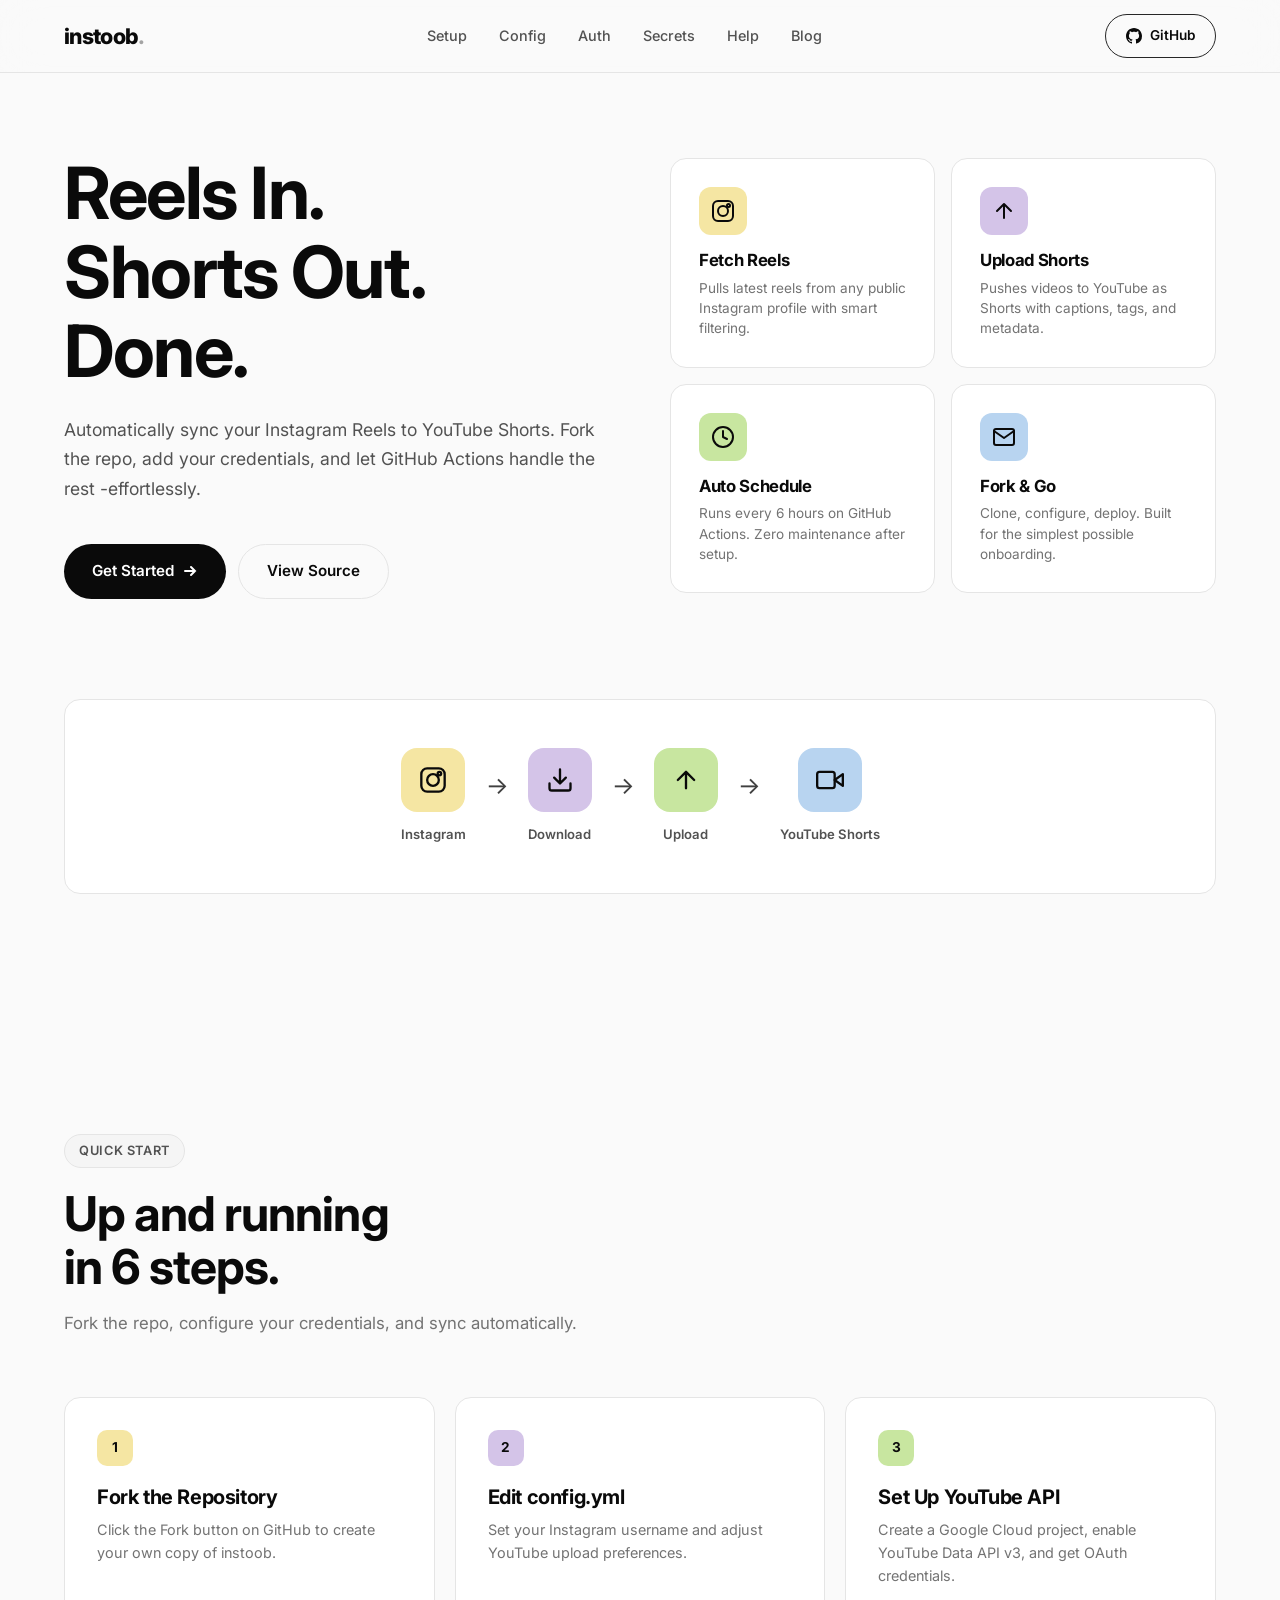
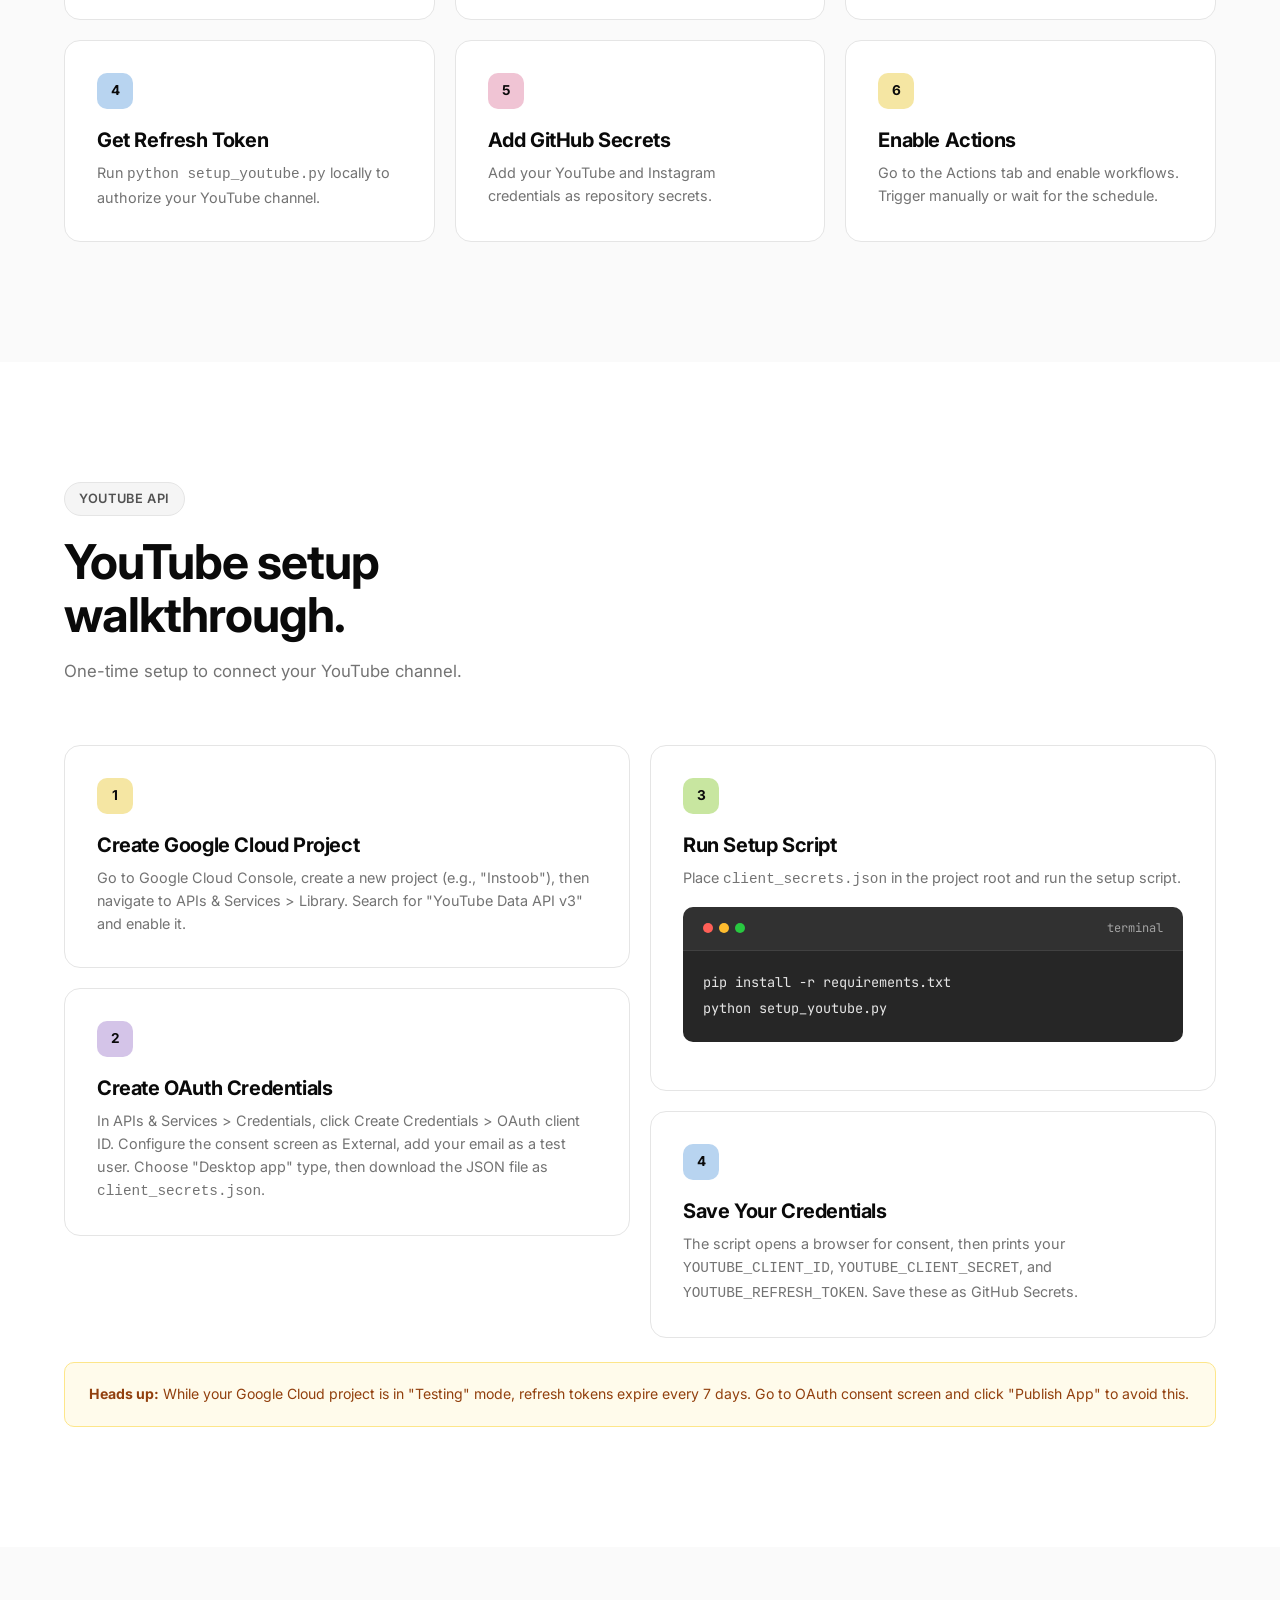
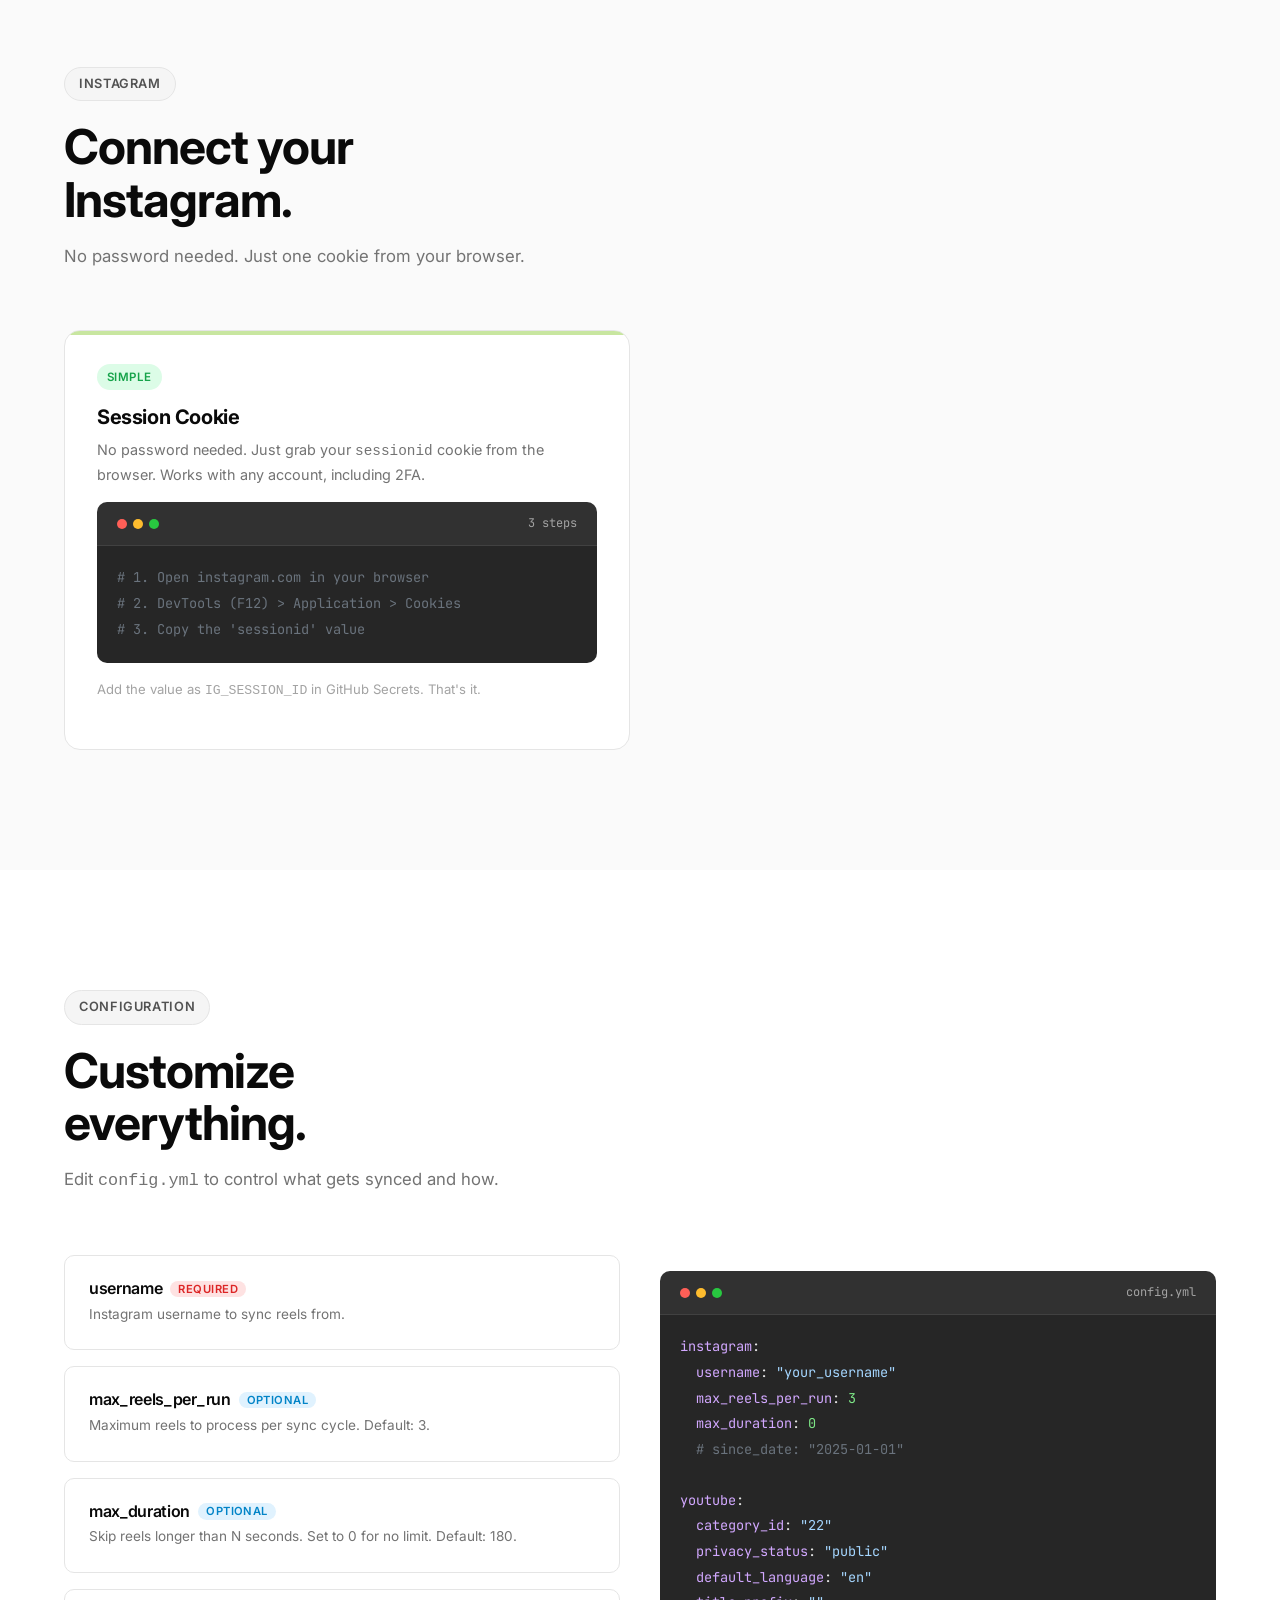
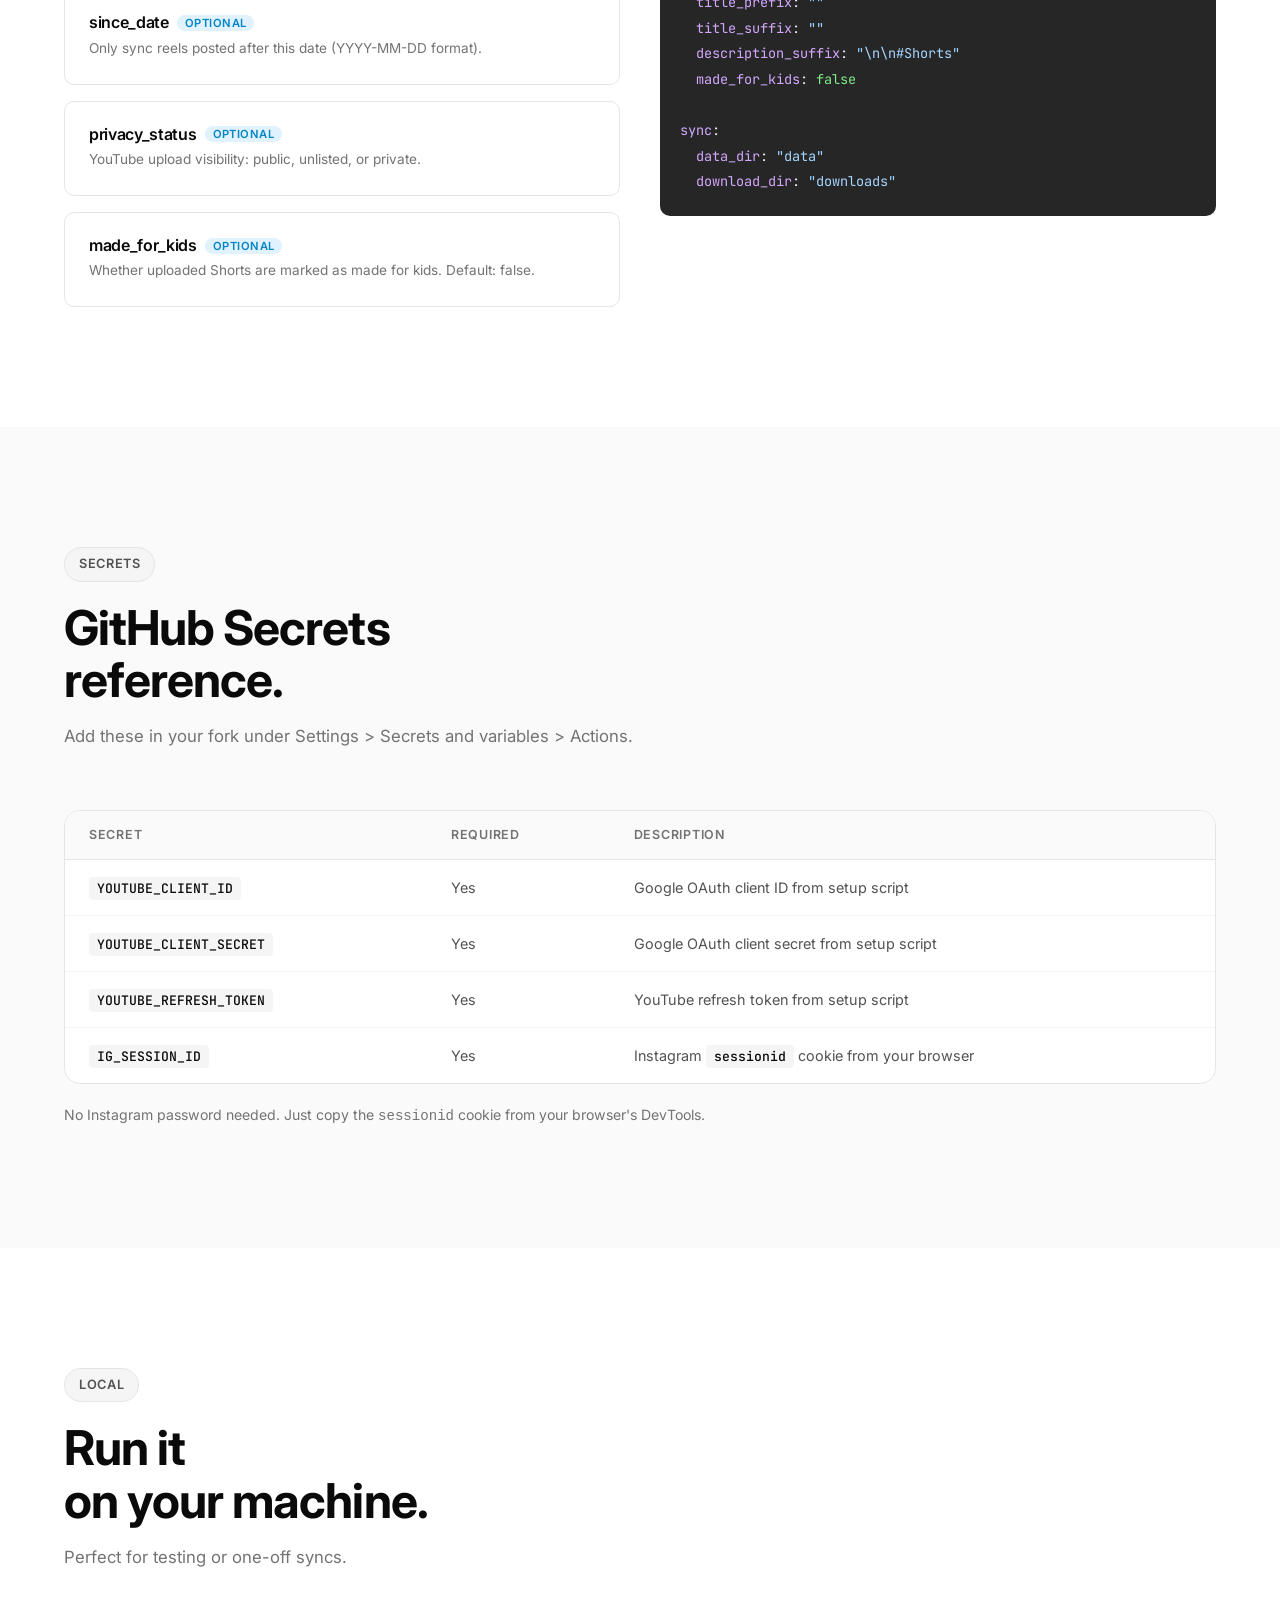
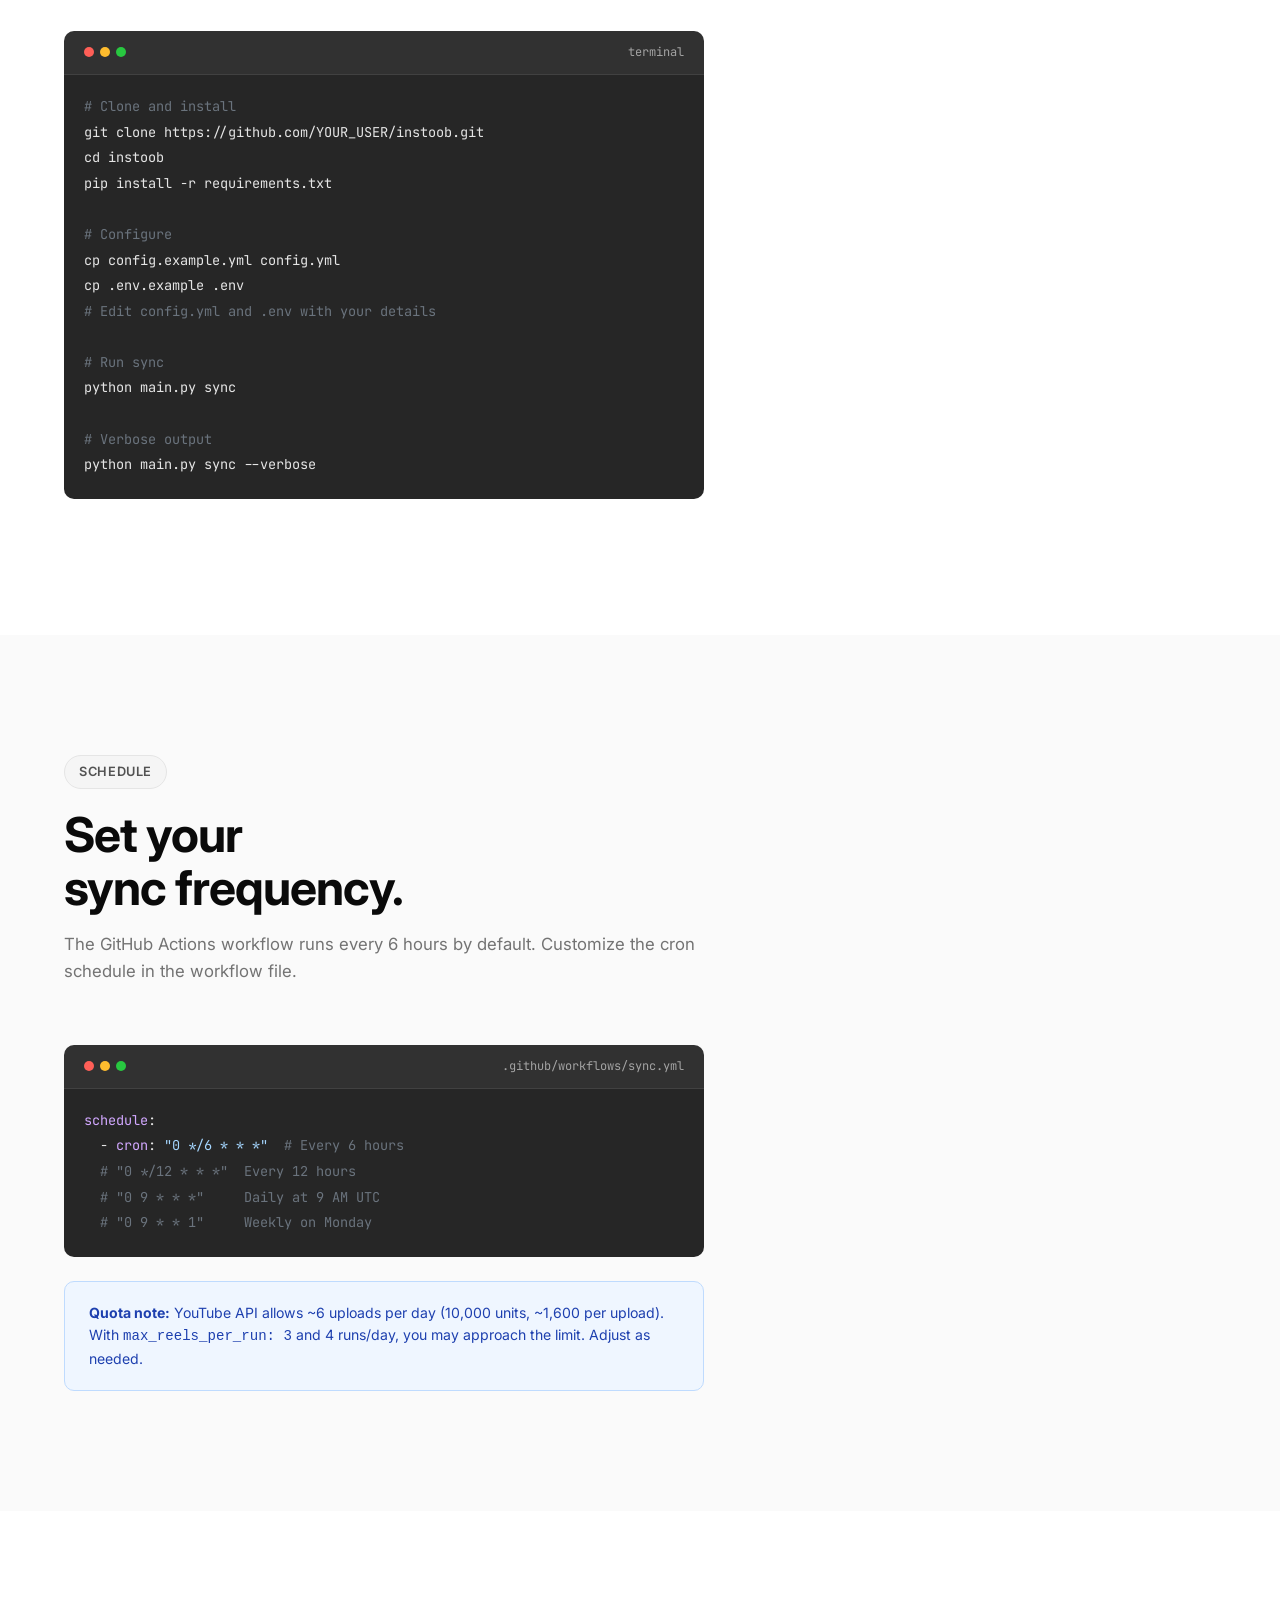
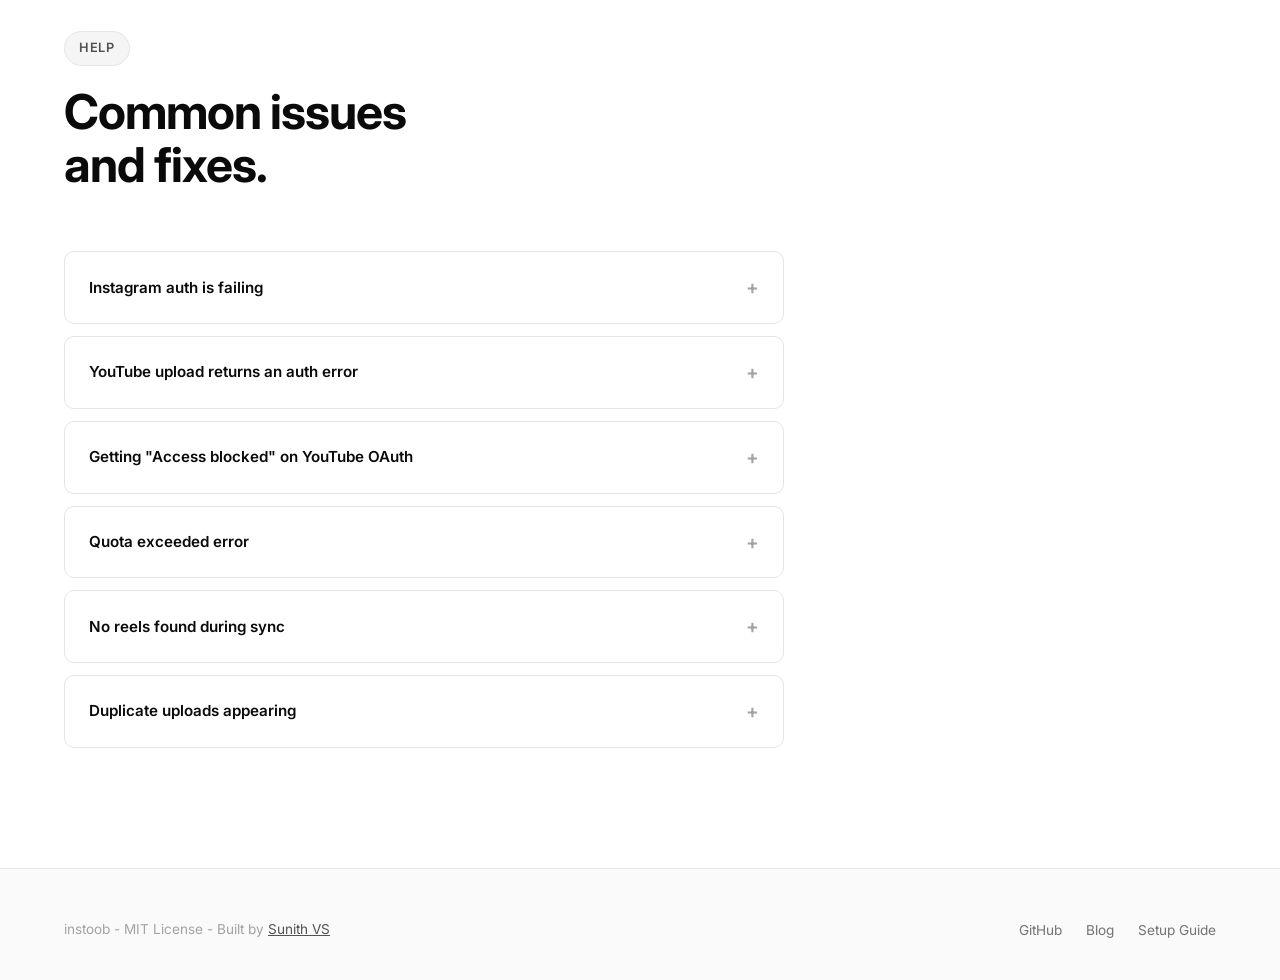
<file: docs/index.html>
<!DOCTYPE html>
<html lang="en">
<head>
  <meta charset="UTF-8" />
  <meta name="viewport" content="width=device-width, initial-scale=1.0" />
  <title>Instoob - Instagram Reels to YouTube Shorts</title>
  <meta name="description" content="Automatically sync your Instagram Reels to YouTube Shorts. Fork-friendly, runs on GitHub Actions or locally." />
  <link rel="preconnect" href="https://fonts.googleapis.com" />
  <link rel="preconnect" href="https://fonts.gstatic.com" crossorigin />
  <link href="https://fonts.googleapis.com/css2?family=Inter:wght@400;500;600;700;800&family=JetBrains+Mono:wght@400;500&display=swap" rel="stylesheet" />
  <link rel="canonical" href="https://instoob.radr.in/" />

  <!-- Open Graph -->
  <meta property="og:type" content="website" />
  <meta property="og:url" content="https://instoob.radr.in/" />
  <meta property="og:title" content="Instoob - Instagram Reels to YouTube Shorts" />
  <meta property="og:description" content="Automatically sync your Instagram Reels to YouTube Shorts. Fork-friendly, runs on GitHub Actions or locally." />
  <meta property="og:image" content="https://instoob.radr.in/assets/og-image.png" />

  <!-- Twitter Card -->
  <meta name="twitter:card" content="summary_large_image" />
  <meta name="twitter:title" content="Instoob - Instagram Reels to YouTube Shorts" />
  <meta name="twitter:description" content="Automatically sync your Instagram Reels to YouTube Shorts. Fork-friendly, runs on GitHub Actions or locally." />
  <meta name="twitter:image" content="https://instoob.radr.in/assets/og-image.png" />

  <!-- SEO extras -->
  <meta name="robots" content="index, follow" />
  <meta name="author" content="Sunith VS" />
  <meta name="keywords" content="instagram reels, youtube shorts, sync, automation, github actions, open source" />
  <link rel="icon" type="image/svg+xml" href="data:image/svg+xml,<svg xmlns='http://www.w3.org/2000/svg' viewBox='0 0 100 100'><text y='.9em' font-size='90'>🔄</text></svg>" />

  <!-- Structured Data -->
  <script type="application/ld+json">
  {
    "@context": "https://schema.org",
    "@type": "SoftwareApplication",
    "name": "Instoob",
    "description": "Automatically sync your Instagram Reels to YouTube Shorts. Fork-friendly, runs on GitHub Actions or locally.",
    "url": "https://instoob.radr.in",
    "applicationCategory": "DeveloperApplication",
    "operatingSystem": "Any",
    "offers": { "@type": "Offer", "price": "0", "priceCurrency": "USD" },
    "author": { "@type": "Person", "name": "Sunith VS" },
    "license": "https://opensource.org/licenses/MIT"
  }
  </script>

  <!-- Microsoft Clarity -->
  <script type="text/javascript">
    (function(c,l,a,r,i,t,y){
      c[a]=c[a]||function(){(c[a].q=c[a].q||[]).push(arguments)};
      t=l.createElement(r);t.async=1;t.src="https://www.clarity.ms/tag/"+i;
      y=l.getElementsByTagName(r)[0];y.parentNode.insertBefore(t,y);
    })(window, document, "clarity", "script", "vsioifh9d1");
  </script>

  <link rel="stylesheet" href="style.css" />
</head>
<body>

  <!-- ─── Navigation ─────────────────────────────────── -->
  <nav class="nav">
    <div class="container">
      <a href="#" class="nav-logo">instoob<span>.</span></a>
      <ul class="nav-links" id="navLinks">
        <li><a href="#setup">Setup</a></li>
        <li><a href="#config">Config</a></li>
        <li><a href="#auth">Auth</a></li>
        <li><a href="#secrets">Secrets</a></li>
        <li><a href="#troubleshooting">Help</a></li>
        <li><a href="blog.html">Blog</a></li>
      </ul>
      <a href="https://github.com/sunithvs/instoob" class="nav-cta" target="_blank">
        <svg viewBox="0 0 16 16" fill="currentColor"><path d="M8 0C3.58 0 0 3.58 0 8c0 3.54 2.29 6.53 5.47 7.59.4.07.55-.17.55-.38 0-.19-.01-.82-.01-1.49-2.01.37-2.53-.49-2.69-.94-.09-.23-.48-.94-.82-1.13-.28-.15-.68-.52-.01-.53.63-.01 1.08.58 1.23.82.72 1.21 1.87.87 2.33.66.07-.52.28-.87.51-1.07-1.78-.2-3.64-.89-3.64-3.95 0-.87.31-1.59.82-2.15-.08-.2-.36-1.02.08-2.12 0 0 .67-.21 2.2.82.64-.18 1.32-.27 2-.27.68 0 1.36.09 2 .27 1.53-1.04 2.2-.82 2.2-.82.44 1.1.16 1.92.08 2.12.51.56.82 1.27.82 2.15 0 3.07-1.87 3.75-3.65 3.95.29.25.54.73.54 1.48 0 1.07-.01 1.93-.01 2.2 0 .21.15.46.55.38A8.013 8.013 0 0016 8c0-4.42-3.58-8-8-8z" /></svg>
        GitHub
      </a>
      <button class="mobile-toggle" onclick="document.getElementById('navLinks').classList.toggle('open')">
        <span></span><span></span><span></span>
      </button>
    </div>
  </nav>

  <!-- ─── Hero ───────────────────────────────────────── -->
  <section class="hero">
    <div class="container">
      <div class="hero-text">
        <h1>Reels In.<br/>Shorts Out.<br/>Done.</h1>
        <p>
          Automatically sync your Instagram Reels to YouTube Shorts.
          Fork the repo, add your credentials, and let GitHub Actions
          handle the rest -effortlessly.
        </p>
        <div class="hero-actions">
          <a href="#setup" class="btn-primary">
            Get Started
            <svg width="16" height="16" viewBox="0 0 16 16" fill="none" stroke="currentColor" stroke-width="2" stroke-linecap="round"><path d="M3 8h10M9 4l4 4-4 4"/></svg>
          </a>
          <a href="https://github.com/sunithvs/instoob" class="btn-secondary" target="_blank">
            View Source
          </a>
        </div>
      </div>
      <div class="hero-cards">
        <div class="hero-card">
          <div class="hero-card-icon yellow">
            <svg width="24" height="24" viewBox="0 0 24 24" fill="none" stroke="#0a0a0a" stroke-width="2" stroke-linecap="round" stroke-linejoin="round"><rect x="2" y="2" width="20" height="20" rx="5"/><circle cx="12" cy="12" r="5"/><circle cx="17.5" cy="6.5" r="1.5"/></svg>
          </div>
          <h3>Fetch Reels</h3>
          <p>Pulls latest reels from any public Instagram profile with smart filtering.</p>
        </div>
        <div class="hero-card">
          <div class="hero-card-icon purple">
            <svg width="24" height="24" viewBox="0 0 24 24" fill="none" stroke="#0a0a0a" stroke-width="2" stroke-linecap="round" stroke-linejoin="round"><path d="M12 19V5M5 12l7-7 7 7"/></svg>
          </div>
          <h3>Upload Shorts</h3>
          <p>Pushes videos to YouTube as Shorts with captions, tags, and metadata.</p>
        </div>
        <div class="hero-card">
          <div class="hero-card-icon green">
            <svg width="24" height="24" viewBox="0 0 24 24" fill="none" stroke="#0a0a0a" stroke-width="2" stroke-linecap="round" stroke-linejoin="round"><path d="M12 22c5.523 0 10-4.477 10-10S17.523 2 12 2 2 6.477 2 12s4.477 10 10 10z"/><path d="M12 6v6l4 2"/></svg>
          </div>
          <h3>Auto Schedule</h3>
          <p>Runs every 6 hours on GitHub Actions. Zero maintenance after setup.</p>
        </div>
        <div class="hero-card">
          <div class="hero-card-icon blue">
            <svg width="24" height="24" viewBox="0 0 24 24" fill="none" stroke="#0a0a0a" stroke-width="2" stroke-linecap="round" stroke-linejoin="round"><path d="M4 4h16c1.1 0 2 .9 2 2v12c0 1.1-.9 2-2 2H4c-1.1 0-2-.9-2-2V6c0-1.1.9-2 2-2z"/><polyline points="22,6 12,13 2,6"/></svg>
          </div>
          <h3>Fork &amp; Go</h3>
          <p>Clone, configure, deploy. Built for the simplest possible onboarding.</p>
        </div>
      </div>
    </div>
  </section>

  <!-- ─── How It Works ───────────────────────────────── -->
  <section style="padding-top: 0;">
    <div class="container">
      <div class="flow">
        <div class="flow-steps">
          <div class="flow-step">
            <div class="flow-icon" style="background: var(--yellow);">
              <svg width="28" height="28" viewBox="0 0 24 24" fill="none" stroke="#0a0a0a" stroke-width="2" stroke-linecap="round" stroke-linejoin="round"><rect x="2" y="2" width="20" height="20" rx="5"/><circle cx="12" cy="12" r="5"/><circle cx="17.5" cy="6.5" r="1.5"/></svg>
            </div>
            <span>Instagram</span>
          </div>
          <div class="flow-arrow">&rarr;</div>
          <div class="flow-step">
            <div class="flow-icon" style="background: var(--purple);">
              <svg width="28" height="28" viewBox="0 0 24 24" fill="none" stroke="#0a0a0a" stroke-width="2" stroke-linecap="round" stroke-linejoin="round"><path d="M21 15v4a2 2 0 01-2 2H5a2 2 0 01-2-2v-4M7 10l5 5 5-5M12 15V3"/></svg>
            </div>
            <span>Download</span>
          </div>
          <div class="flow-arrow">&rarr;</div>
          <div class="flow-step">
            <div class="flow-icon" style="background: var(--green);">
              <svg width="28" height="28" viewBox="0 0 24 24" fill="none" stroke="#0a0a0a" stroke-width="2" stroke-linecap="round" stroke-linejoin="round"><path d="M12 19V5M5 12l7-7 7 7"/></svg>
            </div>
            <span>Upload</span>
          </div>
          <div class="flow-arrow">&rarr;</div>
          <div class="flow-step">
            <div class="flow-icon" style="background: var(--blue);">
              <svg width="28" height="28" viewBox="0 0 24 24" fill="none" stroke="#0a0a0a" stroke-width="2" stroke-linecap="round" stroke-linejoin="round"><polygon points="23 7 16 12 23 17 23 7"/><rect x="1" y="5" width="15" height="14" rx="2"/></svg>
            </div>
            <span>YouTube Shorts</span>
          </div>
        </div>
      </div>
    </div>
  </section>

  <!-- ─── Quick Start ────────────────────────────────── -->
  <section id="setup">
    <div class="container">
      <div class="section-header">
        <div class="section-badge">Quick Start</div>
        <h2>Up and running<br/>in 6 steps.</h2>
        <p>Fork the repo, configure your credentials, and sync automatically.</p>
      </div>

      <div class="steps-grid">
        <div class="step-card">
          <div class="step-number n1">1</div>
          <h3>Fork the Repository</h3>
          <p>Click the Fork button on GitHub to create your own copy of instoob.</p>
        </div>
        <div class="step-card">
          <div class="step-number n2">2</div>
          <h3>Edit config.yml</h3>
          <p>Set your Instagram username and adjust YouTube upload preferences.</p>
        </div>
        <div class="step-card">
          <div class="step-number n3">3</div>
          <h3>Set Up YouTube API</h3>
          <p>Create a Google Cloud project, enable YouTube Data API v3, and get OAuth credentials.</p>
        </div>
        <div class="step-card">
          <div class="step-number n4">4</div>
          <h3>Get Refresh Token</h3>
          <p>Run <code>python setup_youtube.py</code> locally to authorize your YouTube channel.</p>
        </div>
        <div class="step-card">
          <div class="step-number n5">5</div>
          <h3>Add GitHub Secrets</h3>
          <p>Add your YouTube and Instagram credentials as repository secrets.</p>
        </div>
        <div class="step-card">
          <div class="step-number n6">6</div>
          <h3>Enable Actions</h3>
          <p>Go to the Actions tab and enable workflows. Trigger manually or wait for the schedule.</p>
        </div>
      </div>
    </div>
  </section>

  <!-- ─── YouTube API Setup ──────────────────────────── -->
  <section id="youtube-setup" style="background: var(--white);">
    <div class="container">
      <div class="section-header">
        <div class="section-badge">YouTube API</div>
        <h2>YouTube setup<br/>walkthrough.</h2>
        <p>One-time setup to connect your YouTube channel.</p>
      </div>

      <div class="steps-grid steps-grid-2col">
        <div>
          <div class="step-card" style="margin-bottom: 20px;">
            <div class="step-number n1">1</div>
            <h3>Create Google Cloud Project</h3>
            <p>Go to Google Cloud Console, create a new project (e.g., "Instoob"), then navigate to APIs &amp; Services &gt; Library. Search for "YouTube Data API v3" and enable it.</p>
          </div>
          <div class="step-card">
            <div class="step-number n2">2</div>
            <h3>Create OAuth Credentials</h3>
            <p>In APIs &amp; Services &gt; Credentials, click Create Credentials &gt; OAuth client ID. Configure the consent screen as External, add your email as a test user. Choose "Desktop app" type, then download the JSON file as <code>client_secrets.json</code>.</p>
          </div>
        </div>
        <div>
          <div class="step-card" style="margin-bottom: 20px;">
            <div class="step-number n3">3</div>
            <h3>Run Setup Script</h3>
            <p>Place <code>client_secrets.json</code> in the project root and run the setup script.</p>
            <div class="code-block">
              <div class="code-header">
                <div class="code-dots"><span></span><span></span><span></span></div>
                <span class="code-label">terminal</span>
              </div>
              <pre><code>pip install -r requirements.txt
python setup_youtube.py</code></pre>
            </div>
          </div>
          <div class="step-card">
            <div class="step-number n4">4</div>
            <h3>Save Your Credentials</h3>
            <p>The script opens a browser for consent, then prints your <code>YOUTUBE_CLIENT_ID</code>, <code>YOUTUBE_CLIENT_SECRET</code>, and <code>YOUTUBE_REFRESH_TOKEN</code>. Save these as GitHub Secrets.</p>
          </div>
        </div>
      </div>

      <div style="margin-top: 24px; padding: 20px 24px; background: #fffbeb; border: 1px solid #fde68a; border-radius: 10px; font-size: 0.88rem; color: #92400e;">
        <strong>Heads up:</strong> While your Google Cloud project is in "Testing" mode, refresh tokens expire every 7 days. Go to OAuth consent screen and click "Publish App" to avoid this.
      </div>
    </div>
  </section>

  <!-- ─── Instagram Auth ─────────────────────────────── -->
  <section id="auth">
    <div class="container">
      <div class="section-header">
        <div class="section-badge">Instagram</div>
        <h2>Connect your<br/>Instagram.</h2>
        <p>No password needed. Just one cookie from your browser.</p>
      </div>

      <div class="auth-grid">
        <div class="auth-card simple" style="flex: 1;">
          <div class="auth-card-badge">Simple</div>
          <h3>Session Cookie</h3>
          <p>No password needed. Just grab your <code>sessionid</code> cookie from the browser. Works with any account, including 2FA.</p>
          <div class="code-block">
            <div class="code-header">
              <div class="code-dots"><span></span><span></span><span></span></div>
              <span class="code-label">3 steps</span>
            </div>
            <pre><code><span class="code-comment"># 1. Open instagram.com in your browser</span>
<span class="code-comment"># 2. DevTools (F12) > Application > Cookies</span>
<span class="code-comment"># 3. Copy the 'sessionid' value</span></code></pre>
          </div>
          <p style="font-size: 0.82rem; color: var(--gray-400); margin-top: 8px;">Add the value as <code>IG_SESSION_ID</code> in GitHub Secrets. That's it.</p>
        </div>
      </div>
    </div>
  </section>

  <!-- ─── Configuration ──────────────────────────────── -->
  <section id="config" style="background: var(--white);">
    <div class="container">
      <div class="section-header">
        <div class="section-badge">Configuration</div>
        <h2>Customize<br/>everything.</h2>
        <p>Edit <code>config.yml</code> to control what gets synced and how.</p>
      </div>

      <div class="config-layout">
        <div class="config-options">
          <div class="config-option">
            <h4>username <span class="config-tag required">Required</span></h4>
            <p>Instagram username to sync reels from.</p>
          </div>
          <div class="config-option">
            <h4>max_reels_per_run <span class="config-tag optional">Optional</span></h4>
            <p>Maximum reels to process per sync cycle. Default: 3.</p>
          </div>
          <div class="config-option">
            <h4>max_duration <span class="config-tag optional">Optional</span></h4>
            <p>Skip reels longer than N seconds. Set to 0 for no limit. Default: 180.</p>
          </div>
          <div class="config-option">
            <h4>since_date <span class="config-tag optional">Optional</span></h4>
            <p>Only sync reels posted after this date (YYYY-MM-DD format).</p>
          </div>
          <div class="config-option">
            <h4>privacy_status <span class="config-tag optional">Optional</span></h4>
            <p>YouTube upload visibility: public, unlisted, or private.</p>
          </div>
          <div class="config-option">
            <h4>made_for_kids <span class="config-tag optional">Optional</span></h4>
            <p>Whether uploaded Shorts are marked as made for kids. Default: false.</p>
          </div>
        </div>

        <div>
          <div class="code-block">
            <div class="code-header">
              <div class="code-dots"><span></span><span></span><span></span></div>
              <span class="code-label">config.yml</span>
            </div>
            <pre><code><span class="code-key">instagram</span>:
  <span class="code-key">username</span>: <span class="code-string">"your_username"</span>
  <span class="code-key">max_reels_per_run</span>: <span class="code-value">3</span>
  <span class="code-key">max_duration</span>: <span class="code-value">0</span>
  <span class="code-comment"># since_date: "2025-01-01"</span>

<span class="code-key">youtube</span>:
  <span class="code-key">category_id</span>: <span class="code-string">"22"</span>
  <span class="code-key">privacy_status</span>: <span class="code-string">"public"</span>
  <span class="code-key">default_language</span>: <span class="code-string">"en"</span>
  <span class="code-key">title_prefix</span>: <span class="code-string">""</span>
  <span class="code-key">title_suffix</span>: <span class="code-string">""</span>
  <span class="code-key">description_suffix</span>: <span class="code-string">"\n\n#Shorts"</span>
  <span class="code-key">made_for_kids</span>: <span class="code-value">false</span>

<span class="code-key">sync</span>:
  <span class="code-key">data_dir</span>: <span class="code-string">"data"</span>
  <span class="code-key">download_dir</span>: <span class="code-string">"downloads"</span></code></pre>
          </div>
        </div>
      </div>
    </div>
  </section>

  <!-- ─── Secrets Reference ──────────────────────────── -->
  <section id="secrets">
    <div class="container">
      <div class="section-header">
        <div class="section-badge">Secrets</div>
        <h2>GitHub Secrets<br/>reference.</h2>
        <p>Add these in your fork under Settings &gt; Secrets and variables &gt; Actions.</p>
      </div>

      <div class="table-wrapper">
        <table>
          <thead>
            <tr>
              <th>Secret</th>
              <th>Required</th>
              <th>Description</th>
            </tr>
          </thead>
          <tbody>
            <tr>
              <td><code>YOUTUBE_CLIENT_ID</code></td>
              <td>Yes</td>
              <td>Google OAuth client ID from setup script</td>
            </tr>
            <tr>
              <td><code>YOUTUBE_CLIENT_SECRET</code></td>
              <td>Yes</td>
              <td>Google OAuth client secret from setup script</td>
            </tr>
            <tr>
              <td><code>YOUTUBE_REFRESH_TOKEN</code></td>
              <td>Yes</td>
              <td>YouTube refresh token from setup script</td>
            </tr>
            <tr>
              <td><code>IG_SESSION_ID</code></td>
              <td>Yes</td>
              <td>Instagram <code>sessionid</code> cookie from your browser</td>
            </tr>
          </tbody>
        </table>
      </div>

      <div style="margin-top: 20px; font-size: 0.88rem; color: var(--gray-500);">
        No Instagram password needed. Just copy the <code>sessionid</code> cookie from your browser's DevTools.
      </div>
    </div>
  </section>

  <!-- ─── Running Locally ────────────────────────────── -->
  <section style="background: var(--white);">
    <div class="container">
      <div class="section-header">
        <div class="section-badge">Local</div>
        <h2>Run it<br/>on your machine.</h2>
        <p>Perfect for testing or one-off syncs.</p>
      </div>

      <div style="max-width: 640px;">
        <div class="code-block">
          <div class="code-header">
            <div class="code-dots"><span></span><span></span><span></span></div>
            <span class="code-label">terminal</span>
          </div>
          <pre><code><span class="code-comment"># Clone and install</span>
git clone https://github.com/YOUR_USER/instoob.git
cd instoob
pip install -r requirements.txt

<span class="code-comment"># Configure</span>
cp config.example.yml config.yml
cp .env.example .env
<span class="code-comment"># Edit config.yml and .env with your details</span>

<span class="code-comment"># Run sync</span>
python main.py sync

<span class="code-comment"># Verbose output</span>
python main.py sync --verbose</code></pre>
        </div>
      </div>
    </div>
  </section>

  <!-- ─── Schedule ───────────────────────────────────── -->
  <section>
    <div class="container">
      <div class="section-header">
        <div class="section-badge">Schedule</div>
        <h2>Set your<br/>sync frequency.</h2>
        <p>The GitHub Actions workflow runs every 6 hours by default. Customize the cron schedule in the workflow file.</p>
      </div>

      <div style="max-width: 640px;">
        <div class="code-block">
          <div class="code-header">
            <div class="code-dots"><span></span><span></span><span></span></div>
            <span class="code-label">.github/workflows/sync.yml</span>
          </div>
          <pre><code><span class="code-key">schedule</span>:
  - <span class="code-key">cron</span>: <span class="code-string">"0 */6 * * *"</span>  <span class="code-comment"># Every 6 hours</span>
  <span class="code-comment"># "0 */12 * * *"  Every 12 hours</span>
  <span class="code-comment"># "0 9 * * *"     Daily at 9 AM UTC</span>
  <span class="code-comment"># "0 9 * * 1"     Weekly on Monday</span></code></pre>
        </div>

        <div style="margin-top: 24px; padding: 20px 24px; background: #eff6ff; border: 1px solid #bfdbfe; border-radius: 10px; font-size: 0.88rem; color: #1e40af;">
          <strong>Quota note:</strong> YouTube API allows ~6 uploads per day (10,000 units, ~1,600 per upload). With <code>max_reels_per_run: 3</code> and 4 runs/day, you may approach the limit. Adjust as needed.
        </div>
      </div>
    </div>
  </section>

  <!-- ─── Troubleshooting ────────────────────────────── -->
  <section id="troubleshooting" style="background: var(--white);">
    <div class="container">
      <div class="section-header">
        <div class="section-badge">Help</div>
        <h2>Common issues<br/>and fixes.</h2>
      </div>

      <div class="faq-list" style="max-width: 720px;">
        <details class="faq-item">
          <summary>Instagram auth is failing</summary>
          <div class="faq-body">
            Check your <code>IG_SESSION_ID</code> secret. Session cookies expire after a few months. To refresh, open Instagram in your browser, go to DevTools (F12) > Application > Cookies, copy the new <code>sessionid</code> value, and update the GitHub Secret.
          </div>
        </details>
        <details class="faq-item">
          <summary>YouTube upload returns an auth error</summary>
          <div class="faq-body">
            Your refresh token may have expired (this happens every 7 days in "Testing" mode). Run <code>python setup_youtube.py</code> again to get a new token, or publish your Google Cloud app to get permanent tokens.
          </div>
        </details>
        <details class="faq-item">
          <summary>Getting "Access blocked" on YouTube OAuth</summary>
          <div class="faq-body">
            Your Google Cloud project is in "Testing" mode and your email isn't listed as a test user. Go to Google Cloud Console &gt; OAuth consent screen &gt; Test users, and add your email address.
          </div>
        </details>
        <details class="faq-item">
          <summary>Quota exceeded error</summary>
          <div class="faq-body">
            YouTube API has a daily quota of 10,000 units (~6 uploads). Reduce <code>max_reels_per_run</code> in <code>config.yml</code> or change the cron schedule to run less frequently.
          </div>
        </details>
        <details class="faq-item">
          <summary>No reels found during sync</summary>
          <div class="faq-body">
            Check that the Instagram username in <code>config.yml</code> is correct and the profile has public video posts. If using <code>since_date</code>, ensure the date isn't set in the future.
          </div>
        </details>
        <details class="faq-item">
          <summary>Duplicate uploads appearing</summary>
          <div class="faq-body">
            Make sure <code>data/synced.json</code> is being committed back to your repo. The GitHub Actions workflow handles this automatically. If running locally, the state file is saved after each run.
          </div>
        </details>
      </div>
    </div>
  </section>

  <!-- ─── Footer ─────────────────────────────────────── -->
  <footer class="footer">
    <div class="container">
      <span class="footer-text">instoob - MIT License - Built by <a href="https://sunithvs.com" target="_blank" style="color: var(--gray-600); text-decoration: underline;">Sunith VS</a></span>
      <ul class="footer-links">
        <li><a href="https://github.com/sunithvs/instoob" target="_blank">GitHub</a></li>
        <li><a href="blog.html">Blog</a></li>
        <li><a href="#setup">Setup Guide</a></li>
      </ul>
    </div>
  </footer>

</body>
</html>
</file>
<file: docs/style.css>
/* ── Reset & Base ────────────────────────────────────── */
*,
*::before,
*::after {
  margin: 0;
  padding: 0;
  box-sizing: border-box;
}

:root {
  --black: #0a0a0a;
  --white: #ffffff;
  --gray-50: #fafafa;
  --gray-100: #f5f5f5;
  --gray-200: #e5e5e5;
  --gray-400: #a3a3a3;
  --gray-500: #737373;
  --gray-600: #525252;
  --gray-700: #404040;
  --gray-800: #262626;

  --yellow: #f5e6a3;
  --purple: #d4c4e8;
  --green: #c8e6a0;
  --blue: #b8d4f0;
  --pink: #f0c4d4;

  --font: "Inter", -apple-system, BlinkMacSystemFont, "Segoe UI", sans-serif;
  --mono: "JetBrains Mono", "Fira Code", "SF Mono", monospace;

  --radius: 16px;
  --radius-sm: 10px;
  --radius-xs: 6px;

  --max-w: 1200px;
  --section-gap: 120px;
}

html {
  scroll-behavior: smooth;
  -webkit-font-smoothing: antialiased;
  -moz-osx-font-smoothing: grayscale;
}

body {
  font-family: var(--font);
  font-size: 16px;
  line-height: 1.6;
  color: var(--gray-700);
  background: var(--gray-50);
}

a {
  color: inherit;
  text-decoration: none;
}

img {
  max-width: 100%;
  display: block;
}

/* ── Typography ──────────────────────────────────────── */
h1, h2, h3, h4 {
  color: var(--black);
  font-weight: 700;
  line-height: 1.1;
  letter-spacing: -0.02em;
}

h1 { font-size: clamp(2.8rem, 6vw, 4.5rem); }
h2 { font-size: clamp(2rem, 4vw, 3rem); }
h3 { font-size: 1.25rem; }
h4 { font-size: 1rem; font-weight: 600; }

p {
  max-width: 60ch;
}

/* ── Layout ──────────────────────────────────────────── */
.container {
  width: 100%;
  max-width: var(--max-w);
  margin: 0 auto;
  padding: 0 24px;
}

section {
  padding: var(--section-gap) 0;
}

/* ── Navigation ──────────────────────────────────────── */
.nav {
  position: sticky;
  top: 0;
  z-index: 100;
  background: rgba(250, 250, 250, 0.85);
  backdrop-filter: blur(20px);
  -webkit-backdrop-filter: blur(20px);
  border-bottom: 1px solid var(--gray-200);
}

.nav .container {
  display: flex;
  align-items: center;
  justify-content: space-between;
  height: 72px;
}

.nav-logo {
  font-size: 1.35rem;
  font-weight: 800;
  color: var(--black);
  letter-spacing: -0.03em;
}

.nav-logo span {
  color: var(--gray-400);
  font-weight: 800;
}

.nav-links {
  display: flex;
  align-items: center;
  gap: 32px;
  list-style: none;
}

.nav-links a {
  font-size: 0.9rem;
  font-weight: 500;
  color: var(--gray-600);
  transition: color 0.2s;
}

.nav-links a:hover {
  color: var(--black);
}

.nav-cta {
  display: inline-flex;
  align-items: center;
  gap: 8px;
  padding: 10px 20px;
  border: 1.5px solid var(--gray-800);
  border-radius: 100px;
  font-size: 0.85rem;
  font-weight: 600;
  color: var(--black);
  transition: all 0.2s;
}

.nav-cta:hover {
  background: var(--black);
  color: var(--white);
}

.nav-cta svg {
  width: 16px;
  height: 16px;
}

.mobile-toggle {
  display: none;
  background: none;
  border: none;
  cursor: pointer;
  padding: 8px;
}

.mobile-toggle span {
  display: block;
  width: 22px;
  height: 2px;
  background: var(--black);
  margin: 5px 0;
  transition: 0.3s;
}

/* ── Hero ────────────────────────────────────────────── */
.hero {
  padding: 80px 0 100px;
  overflow: hidden;
}

.hero .container {
  display: grid;
  grid-template-columns: 1fr 1fr;
  gap: 60px;
  align-items: center;
}

.hero-text h1 {
  margin-bottom: 24px;
}

.hero-text p {
  font-size: 1.1rem;
  color: var(--gray-600);
  margin-bottom: 40px;
  line-height: 1.7;
}

.hero-actions {
  display: flex;
  gap: 12px;
}

.btn-primary {
  display: inline-flex;
  align-items: center;
  gap: 8px;
  padding: 14px 28px;
  background: var(--black);
  color: var(--white);
  border: none;
  border-radius: 100px;
  font-size: 0.95rem;
  font-weight: 600;
  cursor: pointer;
  transition: all 0.2s;
  font-family: var(--font);
}

.btn-primary:hover {
  background: var(--gray-800);
  transform: translateY(-1px);
}

.btn-secondary {
  display: inline-flex;
  align-items: center;
  gap: 8px;
  padding: 14px 28px;
  background: transparent;
  color: var(--black);
  border: 1.5px solid var(--gray-200);
  border-radius: 100px;
  font-size: 0.95rem;
  font-weight: 600;
  cursor: pointer;
  transition: all 0.2s;
  font-family: var(--font);
}

.btn-secondary:hover {
  border-color: var(--gray-400);
}

/* Hero cards (right side) */
.hero-cards {
  display: grid;
  grid-template-columns: 1fr 1fr;
  gap: 16px;
}

.hero-card {
  background: var(--white);
  border-radius: var(--radius);
  padding: 28px;
  border: 1px solid var(--gray-200);
  transition: transform 0.3s, box-shadow 0.3s;
}

.hero-card:hover {
  transform: translateY(-4px);
  box-shadow: 0 12px 40px rgba(0, 0, 0, 0.06);
}

.hero-card-icon {
  width: 48px;
  height: 48px;
  border-radius: 12px;
  display: flex;
  align-items: center;
  justify-content: center;
  margin-bottom: 16px;
  font-size: 1.4rem;
}

.hero-card-icon.yellow { background: var(--yellow); }
.hero-card-icon.purple { background: var(--purple); }
.hero-card-icon.green { background: var(--green); }
.hero-card-icon.blue { background: var(--blue); }

.hero-card h3 {
  margin-bottom: 8px;
  font-size: 1.05rem;
}

.hero-card p {
  font-size: 0.85rem;
  color: var(--gray-500);
  line-height: 1.5;
}

/* ── Section Headers ─────────────────────────────────── */
.section-header {
  margin-bottom: 60px;
}

.section-badge {
  display: inline-flex;
  align-items: center;
  gap: 6px;
  padding: 6px 14px;
  background: var(--gray-100);
  border: 1px solid var(--gray-200);
  border-radius: 100px;
  font-size: 0.8rem;
  font-weight: 600;
  color: var(--gray-600);
  margin-bottom: 20px;
  text-transform: uppercase;
  letter-spacing: 0.05em;
}

.section-header h2 {
  margin-bottom: 16px;
}

.section-header p {
  font-size: 1.05rem;
  color: var(--gray-500);
}

/* ── Steps ───────────────────────────────────────────── */
.steps-grid {
  display: grid;
  grid-template-columns: repeat(auto-fit, minmax(280px, 1fr));
  gap: 20px;
}

.steps-grid-2col {
  grid-template-columns: 1fr 1fr;
}

.step-card {
  background: var(--white);
  border: 1px solid var(--gray-200);
  border-radius: var(--radius);
  padding: 32px;
  position: relative;
  transition: transform 0.3s, box-shadow 0.3s;
}

.step-card:hover {
  transform: translateY(-3px);
  box-shadow: 0 8px 30px rgba(0, 0, 0, 0.05);
}

.step-number {
  width: 36px;
  height: 36px;
  border-radius: 10px;
  display: flex;
  align-items: center;
  justify-content: center;
  font-size: 0.85rem;
  font-weight: 700;
  color: var(--black);
  margin-bottom: 20px;
}

.step-number.n1 { background: var(--yellow); }
.step-number.n2 { background: var(--purple); }
.step-number.n3 { background: var(--green); }
.step-number.n4 { background: var(--blue); }
.step-number.n5 { background: var(--pink); }
.step-number.n6 { background: var(--yellow); }

.step-card h3 {
  margin-bottom: 10px;
}

.step-card p {
  font-size: 0.9rem;
  color: var(--gray-500);
  line-height: 1.6;
}

/* ── Code Blocks ─────────────────────────────────────── */
.code-block {
  background: var(--gray-800);
  border-radius: var(--radius-sm);
  overflow: hidden;
  margin: 16px 0;
}

.code-header {
  display: flex;
  align-items: center;
  justify-content: space-between;
  padding: 12px 20px;
  background: rgba(255, 255, 255, 0.05);
  border-bottom: 1px solid rgba(255, 255, 255, 0.08);
}

.code-dots {
  display: flex;
  gap: 6px;
}

.code-dots span {
  width: 10px;
  height: 10px;
  border-radius: 50%;
}

.code-dots span:nth-child(1) { background: #ff5f57; }
.code-dots span:nth-child(2) { background: #febc2e; }
.code-dots span:nth-child(3) { background: #28c840; }

.code-label {
  font-size: 0.75rem;
  color: var(--gray-400);
  font-family: var(--mono);
}

.code-block pre {
  padding: 20px;
  overflow-x: auto;
}

.code-block code {
  font-family: var(--mono);
  font-size: 0.85rem;
  line-height: 1.7;
  color: #e5e5e5;
}

.code-comment { color: #6a737d; }
.code-string { color: #a5d6ff; }
.code-key { color: #d2a8ff; }
.code-value { color: #7ee787; }

/* ── Config Section ──────────────────────────────────── */
.config-layout {
  display: grid;
  grid-template-columns: 1fr 1fr;
  gap: 40px;
  align-items: start;
}

.config-options {
  display: flex;
  flex-direction: column;
  gap: 16px;
}

.config-option {
  background: var(--white);
  border: 1px solid var(--gray-200);
  border-radius: var(--radius-sm);
  padding: 24px;
  transition: border-color 0.2s;
}

.config-option:hover {
  border-color: var(--gray-400);
}

.config-option h4 {
  margin-bottom: 6px;
  display: flex;
  align-items: center;
  gap: 8px;
}

.config-option p {
  font-size: 0.85rem;
  color: var(--gray-500);
}

.config-tag {
  font-size: 0.7rem;
  padding: 2px 8px;
  border-radius: 100px;
  font-weight: 600;
  text-transform: uppercase;
  letter-spacing: 0.04em;
}

.config-tag.required {
  background: #fee2e2;
  color: #dc2626;
}

.config-tag.optional {
  background: #e0f2fe;
  color: #0284c7;
}

/* ── Feature Cards (IG Auth) ────────────────────────── */
.auth-grid {
  display: grid;
  grid-template-columns: 1fr 1fr;
  gap: 20px;
}

.auth-card {
  background: var(--white);
  border: 1px solid var(--gray-200);
  border-radius: var(--radius);
  padding: 32px;
  position: relative;
  overflow: hidden;
}

.auth-card::before {
  content: "";
  position: absolute;
  top: 0;
  left: 0;
  right: 0;
  height: 4px;
}

.auth-card.simple::before { background: var(--green); }
.auth-card.secure::before { background: var(--purple); }

.auth-card-badge {
  display: inline-block;
  padding: 4px 10px;
  border-radius: 100px;
  font-size: 0.72rem;
  font-weight: 600;
  text-transform: uppercase;
  letter-spacing: 0.04em;
  margin-bottom: 16px;
}

.auth-card.simple .auth-card-badge {
  background: #dcfce7;
  color: #16a34a;
}

.auth-card.secure .auth-card-badge {
  background: #f3e8ff;
  color: #9333ea;
}

.auth-card h3 {
  margin-bottom: 10px;
}

.auth-card p {
  font-size: 0.9rem;
  color: var(--gray-500);
  margin-bottom: 16px;
}

/* ── Flow Diagram ────────────────────────────────────── */
.flow {
  background: var(--white);
  border: 1px solid var(--gray-200);
  border-radius: var(--radius);
  padding: 48px;
}

.flow-steps {
  display: flex;
  align-items: center;
  justify-content: center;
  gap: 0;
  flex-wrap: wrap;
}

.flow-step {
  display: flex;
  flex-direction: column;
  align-items: center;
  text-align: center;
  gap: 12px;
}

.flow-icon {
  width: 64px;
  height: 64px;
  border-radius: 16px;
  display: flex;
  align-items: center;
  justify-content: center;
  font-size: 1.6rem;
}

.flow-step span {
  font-size: 0.82rem;
  font-weight: 600;
  color: var(--gray-600);
}

.flow-arrow {
  font-size: 1.5rem;
  color: var(--gray-300);
  padding: 0 20px;
  margin-bottom: 20px;
}

/* ── Secrets Table ───────────────────────────────────── */
.table-wrapper {
  background: var(--white);
  border: 1px solid var(--gray-200);
  border-radius: var(--radius);
  overflow: hidden;
}

.table-wrapper table {
  width: 100%;
  border-collapse: collapse;
}

.table-wrapper th {
  text-align: left;
  padding: 14px 24px;
  font-size: 0.78rem;
  font-weight: 600;
  text-transform: uppercase;
  letter-spacing: 0.06em;
  color: var(--gray-500);
  background: var(--gray-50);
  border-bottom: 1px solid var(--gray-200);
}

.table-wrapper td {
  padding: 16px 24px;
  font-size: 0.9rem;
  border-bottom: 1px solid var(--gray-100);
  color: var(--gray-600);
}

.table-wrapper tr:last-child td {
  border-bottom: none;
}

.table-wrapper code {
  font-family: var(--mono);
  font-size: 0.82rem;
  padding: 3px 8px;
  background: var(--gray-100);
  border-radius: 4px;
  color: var(--black);
  font-weight: 500;
}

/* ── Troubleshooting ─────────────────────────────────── */
.faq-list {
  display: flex;
  flex-direction: column;
  gap: 12px;
}

.faq-item {
  background: var(--white);
  border: 1px solid var(--gray-200);
  border-radius: var(--radius-sm);
  overflow: hidden;
}

.faq-item summary {
  padding: 20px 24px;
  font-weight: 600;
  font-size: 0.95rem;
  color: var(--black);
  cursor: pointer;
  list-style: none;
  display: flex;
  align-items: center;
  justify-content: space-between;
}

.faq-item summary::after {
  content: "+";
  font-size: 1.2rem;
  color: var(--gray-400);
  transition: transform 0.2s;
}

.faq-item[open] summary::after {
  transform: rotate(45deg);
}

.faq-item .faq-body {
  padding: 0 24px 20px;
  font-size: 0.9rem;
  color: var(--gray-500);
  line-height: 1.7;
}

/* ── Footer ──────────────────────────────────────────── */
.footer {
  padding: 48px 0;
  border-top: 1px solid var(--gray-200);
}

.footer .container {
  display: flex;
  align-items: center;
  justify-content: space-between;
}

.footer-text {
  font-size: 0.85rem;
  color: var(--gray-400);
}

.footer-links {
  display: flex;
  gap: 24px;
  list-style: none;
}

.footer-links a {
  font-size: 0.85rem;
  color: var(--gray-500);
  transition: color 0.2s;
}

.footer-links a:hover {
  color: var(--black);
}

/* ── Responsive ──────────────────────────────────────── */
@media (max-width: 900px) {
  :root {
    --section-gap: 80px;
  }

  .hero .container {
    grid-template-columns: 1fr;
    gap: 40px;
  }

  .hero-cards {
    grid-template-columns: 1fr 1fr;
  }

  .config-layout {
    grid-template-columns: 1fr;
  }

  .auth-grid {
    grid-template-columns: 1fr;
  }

  .flow-steps {
    flex-direction: row;
    flex-wrap: nowrap;
    gap: 0;
  }

  .flow-arrow {
    transform: none;
    padding: 0 12px;
    margin-bottom: 20px;
    font-size: 1.2rem;
  }

  .flow-icon {
    width: 48px;
    height: 48px;
  }

  .flow-icon svg {
    width: 22px;
    height: 22px;
  }

  .flow-step span {
    font-size: 0.72rem;
  }

  /* Table: stack rows on mobile */
  .table-wrapper {
    overflow-x: auto;
    -webkit-overflow-scrolling: touch;
  }

  .table-wrapper th,
  .table-wrapper td {
    padding: 12px 16px;
    font-size: 0.82rem;
  }

  .table-wrapper code {
    font-size: 0.72rem;
    padding: 2px 6px;
  }
}

@media (max-width: 640px) {
  .nav-links {
    display: none;
  }

  .mobile-toggle {
    display: block;
  }

  .nav-links.open {
    display: flex;
    flex-direction: column;
    position: absolute;
    top: 72px;
    left: 0;
    right: 0;
    background: var(--white);
    border-bottom: 1px solid var(--gray-200);
    padding: 24px;
    gap: 16px;
    z-index: 50;
  }

  .hero-cards {
    grid-template-columns: 1fr 1fr;
  }

  .hero-card {
    padding: 20px;
  }

  .hero-card-icon {
    width: 40px;
    height: 40px;
    border-radius: 10px;
    margin-bottom: 12px;
  }

  .hero-card-icon svg {
    width: 20px;
    height: 20px;
  }

  .hero-card h3 {
    font-size: 0.95rem;
  }

  .hero-card p {
    font-size: 0.78rem;
  }

  .hero-actions {
    flex-wrap: wrap;
  }

  .btn-primary,
  .btn-secondary {
    padding: 12px 24px;
    font-size: 0.88rem;
    white-space: nowrap;
  }

  .steps-grid,
  .steps-grid-2col {
    grid-template-columns: 1fr;
  }

  .flow {
    padding: 20px;
  }

  .flow-steps {
    justify-content: space-between;
  }

  .flow-arrow {
    padding: 0 6px;
    font-size: 1rem;
  }

  .flow-icon {
    width: 42px;
    height: 42px;
    border-radius: 12px;
  }

  .flow-step span {
    font-size: 0.65rem;
  }

  /* Secrets table: hide description on small screens */
  .table-wrapper th:nth-child(3),
  .table-wrapper td:nth-child(3) {
    display: none;
  }

  .footer .container {
    flex-direction: column;
    gap: 16px;
    text-align: center;
  }

  .code-block pre {
    padding: 16px;
  }

  .code-block code {
    font-size: 0.78rem;
  }
}
</file>
